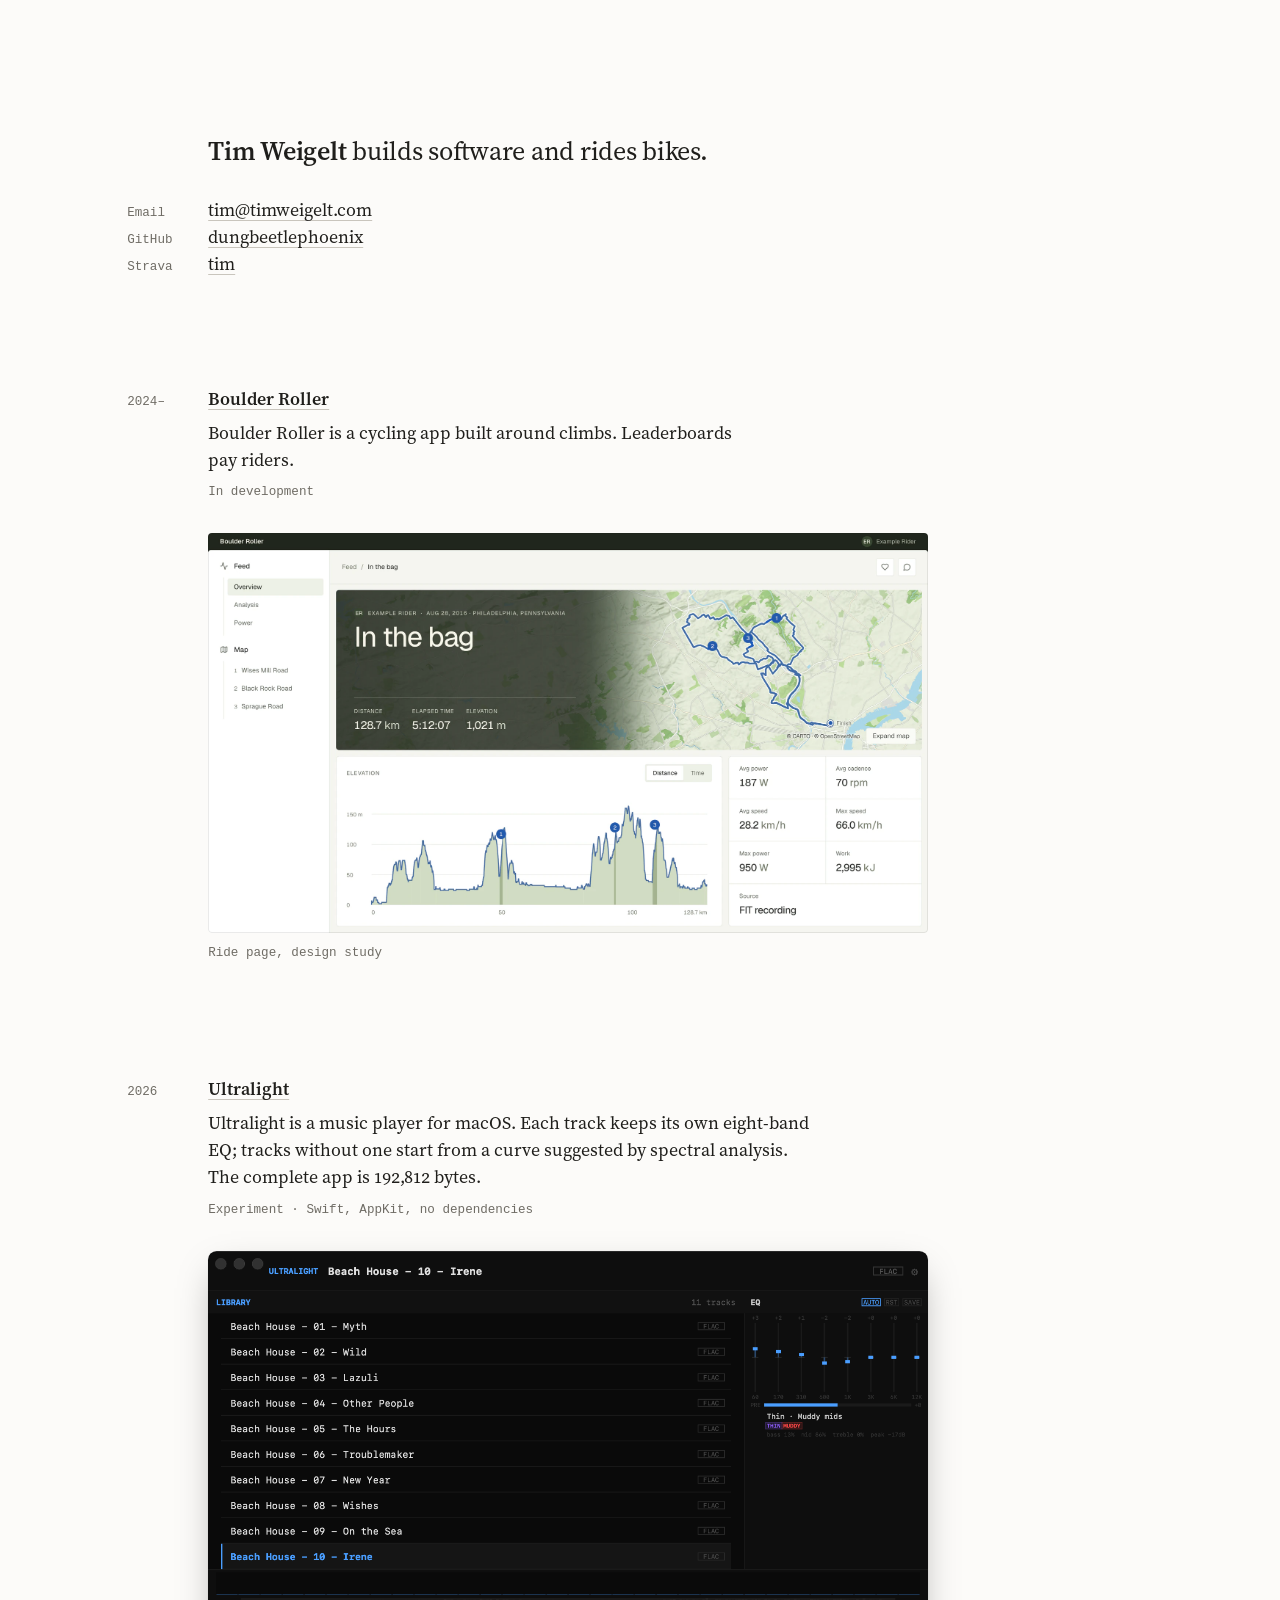
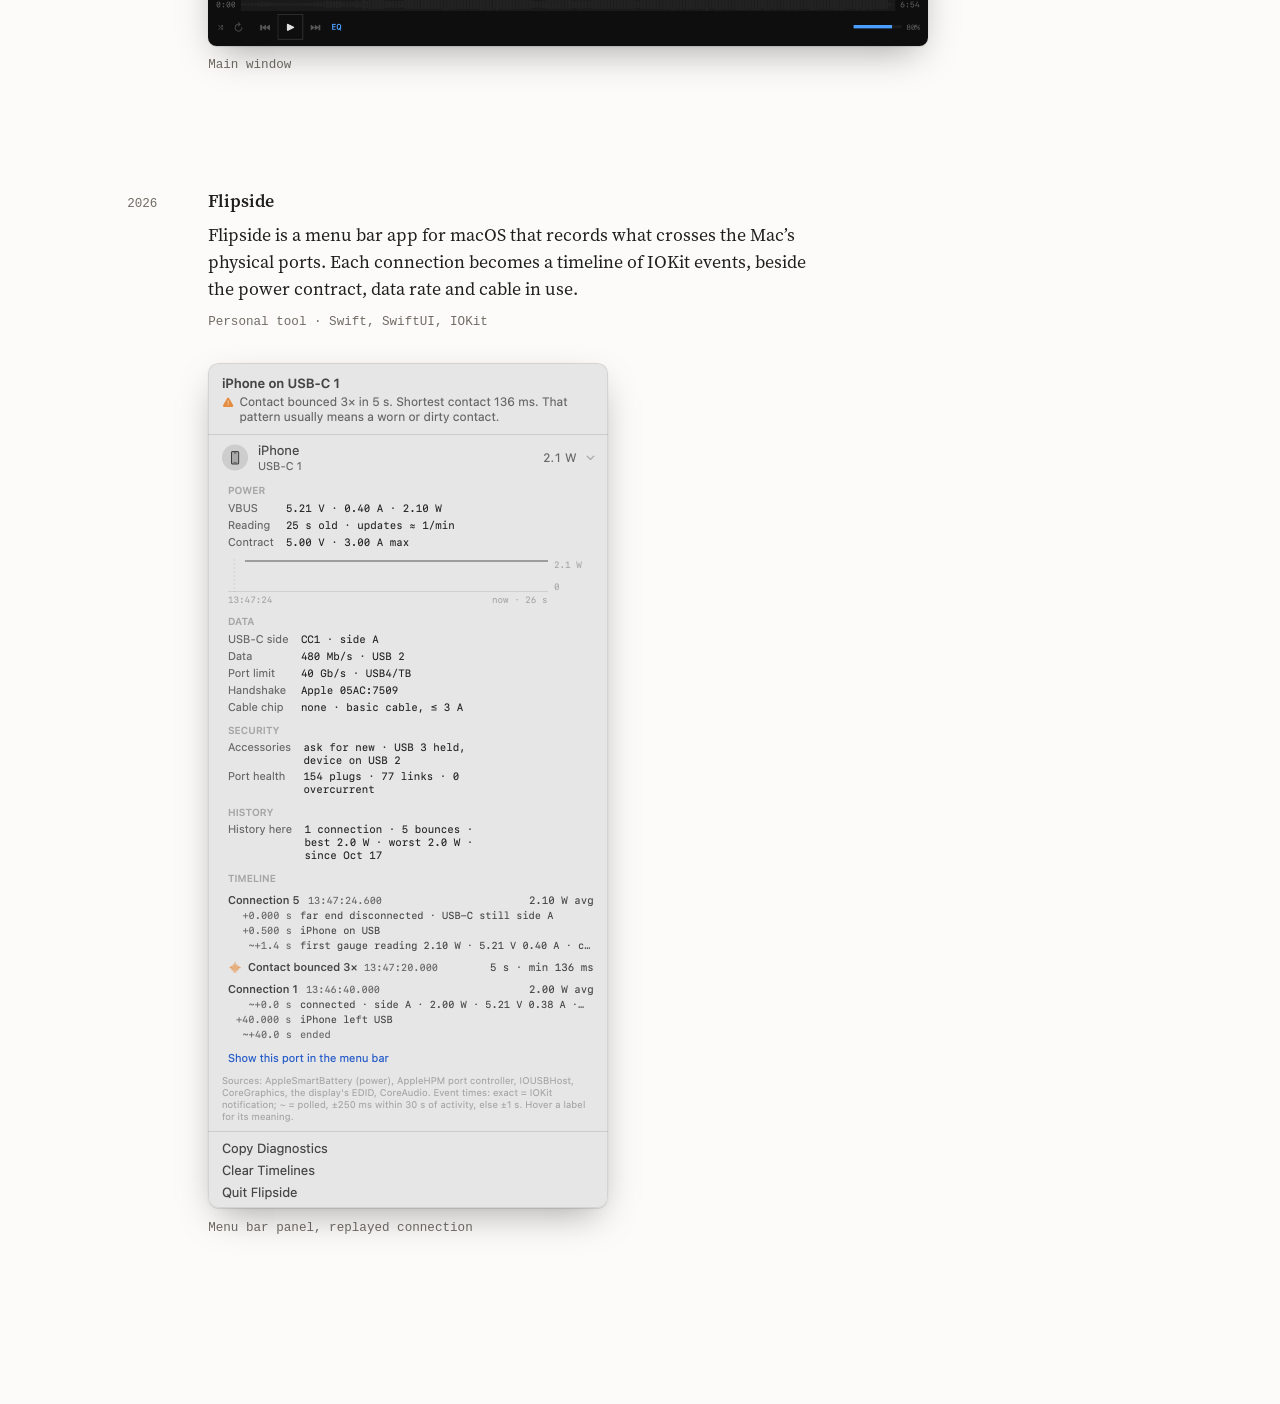
<file: index.html>
<!doctype html>
<html lang="en">
<head>
  <meta charset="utf-8">
  <meta name="viewport" content="width=device-width, initial-scale=1">
  <meta name="color-scheme" content="light dark">
  <meta name="theme-color" content="#fcfbf9" media="(prefers-color-scheme: light)">
  <meta name="theme-color" content="#151413" media="(prefers-color-scheme: dark)">
  <meta name="description" content="Tim Weigelt builds software and rides bikes. Boulder Roller is a cycling app built around climbs. Ultralight is a music player for macOS in under 200 KB. Flipside records what crosses a Mac’s ports.">
  <meta name="author" content="Tim Weigelt">
  <title>timweigelt.com</title>
  <link rel="preload" href="/assets/source-serif-regular.woff2" as="font" type="font/woff2" crossorigin>
  <link rel="preload" href="/assets/source-serif-semibold.woff2" as="font" type="font/woff2" crossorigin>
  <link rel="stylesheet" href="/style.css?v=a7c1c83f9bd0">
  <script src="/preview.js?v=a79d06b31849" defer></script>
  <link rel="icon" href="/favicon.ico" type="image/x-icon" sizes="16x16 32x32 48x48">
  <link rel="icon" href="/favicon.svg" type="image/svg+xml" sizes="any">
  <link rel="apple-touch-icon" href="/apple-touch-icon.png" sizes="180x180">
  <link rel="canonical" href="https://timweigelt.com/">
  <meta property="og:type" content="website">
  <meta property="og:site_name" content="timweigelt.com">
  <meta property="og:title" content="Tim Weigelt">
  <meta property="og:description" content="Builds software and rides bikes.">
  <meta property="og:url" content="https://timweigelt.com/">
  <meta property="og:image" content="https://timweigelt.com/assets/share.jpg">
  <meta property="og:image:type" content="image/jpeg">
  <meta property="og:image:width" content="1200">
  <meta property="og:image:height" content="630">
  <meta property="og:image:alt" content="Tim Weigelt, set over a dawn sky that fades from slate blue to warm haze.">
  <meta name="twitter:card" content="summary_large_image">
  <script type="application/ld+json">{"@context":"https://schema.org","@type":"Person","name":"Tim Weigelt","url":"https://timweigelt.com/","email":"mailto:tim@timweigelt.com","sameAs":["https://github.com/dungbeetlephoenix","https://www.strava.com/athletes/466254"]}</script>
</head>
<body>
  <main>
    <header class="intro">
      <h1><strong>Tim Weigelt</strong> builds software and rides bikes.</h1>
      <dl class="index">
        <div><dt>Email</dt><dd><a href="mailto:tim@timweigelt.com">tim@timweigelt.com</a></dd></div>
        <div><dt>GitHub</dt><dd><a href="https://github.com/dungbeetlephoenix" rel="me">dungbeetlephoenix</a></dd></div>
        <div><dt>Strava</dt><dd><a href="https://www.strava.com/athletes/466254" rel="me">tim</a></dd></div>
      </dl>
    </header>
    <section class="work" aria-label="Projects">
      <article class="project">
        <p class="year"><span class="visually-hidden">Started in </span>2024<span aria-hidden="true">–</span><span class="visually-hidden">, ongoing</span></p>
        <h2><a href="https://boulderroller.xyz/">Boulder Roller</a></h2>
        <p>Boulder Roller is a cycling app built around climbs. Leaderboards pay riders.</p>
        <p class="meta">In development</p>
        <figure class="plate">
          <button class="artifact study-artifact" type="button" popovertarget="boulder-preview" aria-label="Enlarge the Boulder Roller ride page">
            <img class="study" src="/assets/ride-v14.webp" width="1960" height="1089" fetchpriority="high" decoding="async" alt="A Boulder Roller ride page: the ride’s name, distance, time and elevation over its route map, the elevation profile with its three climbs marked, and the ride’s power, cadence and speed.">
          </button>
          <figcaption>Ride page, design study</figcaption>
        </figure>
      </article>
      <article class="project">
        <!-- The date records the public repository year, not a release date. -->
        <p class="year"><span class="visually-hidden">Repository created in </span>2026</p>
        <h2><a href="https://github.com/dungbeetlephoenix/ultralight-appkit">Ultralight</a></h2>
        <p>Ultralight is a music player for macOS. Each track keeps its own eight-band EQ; tracks without one start from a curve suggested by spectral analysis. The complete app is 192,812 bytes.</p>
        <p class="meta">Experiment · Swift, AppKit, no dependencies</p>
        <figure class="plate">
          <button class="artifact window-artifact" type="button" popovertarget="ultralight-preview" aria-label="Enlarge the Ultralight window">
            <img src="/assets/ultralight-native.webp" width="2700" height="1482" alt="Ultralight’s window: a music library, the per-track equalizer, its sound analysis, and the waveform." decoding="async">
          </button>
          <figcaption>Main window</figcaption>
        </figure>
      </article>
      <article class="project">
        <p class="year"><span class="visually-hidden">Built in </span>2026</p>
        <h2>Flipside</h2>
        <p>Flipside is a menu bar app for macOS that records what crosses the Mac’s physical ports. Each connection becomes a timeline of IOKit events, beside the power contract, data rate and cable in use.</p>
        <p class="meta">Personal tool · Swift, SwiftUI, IOKit</p>
        <figure class="plate">
          <div class="panel">
            <picture>
              <source srcset="/assets/flipside-panel-dark.webp" media="(prefers-color-scheme: dark)">
              <img src="/assets/flipside-panel.webp" width="800" height="1690" decoding="async" loading="lazy" alt="Flipside’s menu bar panel for an iPhone on USB-C 1: a warning that the contact bounced three times in five seconds, then the power reading and contract, data rate and cable, port security and health, and a timeline of the connections with the bounce between them.">
            </picture>
          </div>
          <figcaption>Menu bar panel, replayed connection</figcaption>
        </figure>
      </article>
    </section>
  </main>
  <div class="detail-preview study-preview" id="boulder-preview" popover role="dialog" aria-label="Boulder Roller ride page">
    <div class="inspection-frame">
      <img class="study" src="/assets/ride-v14.webp" width="1960" height="1089" alt="A Boulder Roller ride page: the ride’s name, distance, time and elevation over its route map, the elevation profile with its three climbs marked, and the ride’s power, cadence and speed.">
    </div>
    <div class="preview-footer">
      <button type="button" data-fit aria-label="Fit full image" title="Fit full image (0)" hidden><svg viewBox="0 0 24 24" width="20" height="20" fill="none" stroke="currentColor" stroke-width="1.5" aria-hidden="true"><path d="M4 9V4h5m6 0h5v5m0 6v5h-5m-6 0H4v-5"/></svg></button>
    </div>
    <button class="preview-close" type="button" data-close popovertarget="boulder-preview" popovertargetaction="hide" aria-label="Close preview" title="Close (Esc)" autofocus><span aria-hidden="true">×</span></button>
    <p class="visually-hidden" id="study-inspection-hint">Click to zoom. Drag or scroll to pan. Pinch to zoom. Plus and minus to zoom, arrow keys to pan, zero for the full view. Escape closes the preview.</p>
  </div>
  <div class="detail-preview window-preview" id="ultralight-preview" popover role="dialog" aria-label="Ultralight window">
    <div class="inspection-frame">
      <img src="/assets/ultralight-native.webp" width="2700" height="1482" alt="Ultralight’s window: a music library, the per-track equalizer, its sound analysis, and the waveform.">
    </div>
    <div class="preview-footer">
      <button type="button" data-fit aria-label="Fit full image" title="Fit full image (0)" hidden><svg viewBox="0 0 24 24" width="20" height="20" fill="none" stroke="currentColor" stroke-width="1.5" aria-hidden="true"><path d="M4 9V4h5m6 0h5v5m0 6v5h-5m-6 0H4v-5"/></svg></button>
    </div>
    <button class="preview-close" type="button" data-close popovertarget="ultralight-preview" popovertargetaction="hide" aria-label="Close preview" title="Close (Esc)" autofocus><span aria-hidden="true">×</span></button>
    <p class="visually-hidden" id="window-inspection-hint">Click to zoom. Drag or scroll to pan. Pinch to zoom. Plus and minus to zoom, arrow keys to pan, zero for the full view. Escape closes the preview.</p>
  </div>
</body>
</html>
</file>
<file: style.css>
@font-face {
  font-family: "Source Serif";
  src: url("/assets/source-serif-regular.woff2") format("woff2");
  font-style: normal;
  font-weight: 400;
  font-display: swap;
}
@font-face {
  font-family: "Source Serif";
  src: url("/assets/source-serif-semibold.woff2") format("woff2");
  font-style: normal;
  font-weight: 600;
  font-display: swap;
}
/* Until Source Serif arrives, Georgia stands in, scaled to the same widths
   and line metrics so text does not rewrap when the web font loads. */
@font-face {
  font-family: "Source Serif Fallback";
  src: local("Georgia");
  font-weight: 400;
  size-adjust: 101.23%;
  ascent-override: 102.35%;
  descent-override: 33.09%;
  line-gap-override: 0%;
}
@font-face {
  font-family: "Source Serif Fallback";
  src: local("Georgia Bold"), local("Georgia-Bold");
  font-weight: 600;
  size-adjust: 88.48%;
  ascent-override: 117.09%;
  descent-override: 37.86%;
  line-gap-override: 0%;
}
:root {
  color-scheme: light dark;
  --paper: #fcfbf9;
  --ink: #1f1e1b;
  --ink-2: #4f4d48;
  --muted: #6f6c65;
  --rule: #c9c5bd;
  --edge: rgb(31 30 27 / 0.09);
  --edge-hover: rgb(31 30 27 / 0.2);
  --focus: #2f5a82;
  --select: #d6e0ea;
  --serif: "Source Serif", "Source Serif Fallback", Charter, "Bitstream Charter", Georgia, serif;
  /* Menlo first, so Safari matches Chrome; Windows falls back to Consolas. */
  --mono: Menlo, Consolas, ui-monospace, monospace;
  /* Vertical rhythm: every gap is a whole, half or quarter line. */
  --lh: 1.5rem;
  --half: 0.75rem;
  --quarter: 0.375rem;
  --measure: 34rem;
  --plate: 40rem;
  --hang: 4.5rem;
  --gutter: clamp(1.25rem, 6vw, 1.5rem);
}
@media (prefers-color-scheme: dark) {
  :root {
    --paper: #151413;
    --ink: #e4e1da;
    --ink-2: #b8b4ab;
    --muted: #8f8b83;
    --rule: #4a4743;
    --edge: rgb(228 225 218 / 0.1);
    --edge-hover: rgb(228 225 218 / 0.24);
    --focus: #a3bcd6;
    --select: #33414f;
  }
  body {
    -webkit-font-smoothing: antialiased;
    -moz-osx-font-smoothing: grayscale;
  }
  /* The Boulder Roller study is a light interface; take the glare off it at night. */
  img.study { filter: brightness(0.84) contrast(1.04); }
}
*, *::before, *::after { box-sizing: border-box; }
html {
  font-size: 106.25%;
  background: var(--paper);
  scrollbar-gutter: stable;
  -webkit-text-size-adjust: 100%;
  text-size-adjust: 100%;
}
body {
  margin: 0;
  background: var(--paper);
  color: var(--ink);
  font-family: var(--serif);
  font-size: 1rem;
  line-height: var(--lh);
  font-kerning: normal;
}
::selection { background: var(--select); color: var(--ink); }
main {
  box-sizing: content-box;
  max-width: var(--plate);
  padding: calc(var(--lh) * 3) var(--gutter) calc(var(--lh) * 4);
  padding-left: max(var(--gutter), (100% - var(--plate)) * 0.382);
}
h1, h2, p, dl, dd, figure { margin: 0; }
/* One text size; weight and space carry the hierarchy. */
/* The page opens on a sentence; the name is its bold subject. */
h1 {
  font-size: 1.45rem;
  font-weight: 400;
  line-height: calc(var(--quarter) * 5);
  letter-spacing: -0.01em;
  text-wrap: balance;
}
h1 strong { font-weight: 600; }
h2 {
  font-size: 1rem;
  font-weight: 600;
  line-height: var(--lh);
}
.intro { max-width: var(--measure); }
.dek {
  margin-top: var(--half);
  color: var(--ink-2);
  text-wrap: pretty;
}
.year, .meta, figcaption, .index dt {
  font-family: var(--mono);
  font-size: 0.7rem;
  line-height: var(--lh);
  color: var(--muted);
  font-variant-numeric: tabular-nums;
}
.index { margin-top: var(--lh); }
.index dt { line-height: 1rem; }
.index > div {
  display: grid;
  grid-template-columns: var(--hang) minmax(0, 1fr);
  align-items: baseline;
}
@media (pointer: coarse) {
  .index > div + div { margin-top: calc(var(--half) + var(--quarter)); }
}
.work { margin-top: calc(var(--lh) * 3); }
.project + .project { margin-top: calc(var(--lh) * 3); }
.project > :not(.plate) { max-width: var(--measure); }
.project > p:not(.year) { text-wrap: pretty; }
.dek, .project > p:not(.year):not(.meta) { font-variant-numeric: oldstyle-nums proportional-nums; }
.project h2 + p { margin-top: var(--quarter); }
.project .meta { margin-top: var(--quarter); }
.plate { margin-top: var(--lh); }
figcaption { margin-top: var(--quarter); }
.artifact {
  --image-ratio: 5 / 3;
  position: relative;
  display: block;
  width: 100%;
  padding: 0;
  border: 0;
  background: none;
  border-radius: 4px;
  overflow: hidden;
  cursor: zoom-in;
  aspect-ratio: var(--image-ratio);
}
/* Flipside's panel is shown at its real size: a 400 pt menu bar panel, 2x pixels,
   captured from a real window, so it gets the same shadow as Ultralight's window. */
.panel {
  position: relative;
  width: min(100%, 400px);
  border-radius: 10px;
  overflow: hidden;
  box-shadow: 0 0.5px 1px rgb(0 0 0 / 0.2), 0 14px 36px -10px rgb(0 0 0 / 0.35);
}
@media (prefers-color-scheme: dark) {
  .panel { box-shadow: 0 0 0 1px rgb(255 255 255 / 0.06), 0 14px 36px -10px rgb(0 0 0 / 0.6); }
}
.panel img { display: block; width: 100%; height: auto; }
.artifact::after, .panel::after {
  content: "";
  position: absolute;
  inset: 0;
  border-radius: inherit;
  box-shadow: inset 0 0 0 1px var(--edge);
  pointer-events: none;
  transition: box-shadow 140ms ease-out;
}
@media (hover: hover) {
  .artifact:hover::after { box-shadow: inset 0 0 0 1px var(--edge-hover); }
}
.artifact img {
  position: absolute;
  display: block;
  height: auto;
  max-width: none;
  width: 100%;
  left: 0;
  top: 0;
}
/* Ultralight is a real Mac window, so it sits on the page the way a window
   sits on the desktop. The Boulder Roller study is a page crop and stays flat. */
.window-artifact {
  --image-ratio: 450 / 247;
  border-radius: 1.2% / 2.187%;
  box-shadow: 0 0.5px 1px rgb(0 0 0 / 0.2), 0 14px 36px -10px rgb(0 0 0 / 0.35);
}
@media (prefers-color-scheme: dark) {
  .window-artifact { box-shadow: 0 0 0 1px rgb(255 255 255 / 0.06), 0 14px 36px -10px rgb(0 0 0 / 0.6); }
}
.artifact.is-source img { visibility: hidden; }
.detail-preview {
  --gallery-max: 64rem;
  --image-ratio: 1.666667;
  width: min(var(--gallery-max), calc(100% - 3rem), calc((100svh - 9rem) * var(--image-ratio)));
  max-height: none;
  margin: auto;
  padding: 0;
  border: 0;
  border-radius: 0;
  background: transparent;
  color: var(--ink);
  overflow: visible;
}
.detail-preview::backdrop {
  background: color-mix(in srgb, var(--paper) 98%, transparent);
  backdrop-filter: blur(6px);
  opacity: 1;
  transition: opacity 320ms ease;
}
@starting-style { .detail-preview:popover-open::backdrop { opacity: 0; } }
.detail-preview.is-closing::backdrop { opacity: 0; }
.inspection-frame {
  position: relative;
  aspect-ratio: var(--image-ratio);
  overflow: hidden;
  border-radius: 4px;
}
/* The enlarged view keeps the same 1px edge as the page. */
.inspection-frame::after {
  content: "";
  position: absolute;
  inset: 0;
  border-radius: inherit;
  box-shadow: inset 0 0 0 1px var(--edge);
  pointer-events: none;
}
.inspection-frame img {
  position: absolute;
  left: 50%;
  top: 50%;
  display: block;
  width: 100%;
  height: 100%;
  object-fit: contain;
  transform: translate(-50%, -50%);
  user-select: none;
  -webkit-user-drag: none;
}
.inspection-frame.is-interactive { cursor: default; touch-action: none; }
.inspection-frame.is-zoomable { cursor: zoom-in; }
.inspection-frame.is-zoomed { cursor: grab; }
.inspection-frame.is-dragging { cursor: grabbing; }
.has-preview { overflow: hidden; }
.image-flight {
  position: fixed;
  z-index: 2;
  overflow: hidden;
  border-radius: 4px;
  pointer-events: none;
}
.image-flight img { position: absolute; display: block; max-width: none; }
.is-transitioning .inspection-frame { visibility: hidden; }
.study-artifact { --image-ratio: 1960 / 1089; }
.study-preview { --gallery-max: 980px; --image-ratio: 1.799816; }
.window-preview { --image-ratio: 1.821862; }
.window-preview .inspection-frame { border-radius: 1.2% / 2.187%; }
.is-transitioning .preview-footer, .is-closing .preview-close { opacity: 0; }
[hidden] { display: none !important; }
.preview-footer {
  display: flex;
  align-items: center;
  justify-content: flex-end;
  min-height: 44px;
  transition: opacity 180ms ease;
}
.preview-footer button, .preview-close {
  display: inline-flex;
  align-items: center;
  min-height: 44px;
  justify-content: center;
  padding: 0;
  border: 0;
  background: none;
  color: var(--muted);
  font: inherit;
  cursor: pointer;
}
.preview-footer button { width: 44px; }
.preview-close {
  position: absolute;
  top: -44px;
  right: -12px;
  width: 44px;
  font-family: system-ui, sans-serif;
  font-size: 1.5rem;
  font-weight: 300;
  transition: opacity 180ms ease;
}
.preview-close:hover, .preview-footer button:hover { color: var(--ink); }
.visually-hidden {
  position: absolute;
  width: 1px;
  height: 1px;
  padding: 0;
  margin: -1px;
  overflow: hidden;
  clip-path: inset(50%);
  white-space: nowrap;
  border: 0;
}
a {
  color: inherit;
  text-decoration-line: underline;
  text-decoration-color: var(--rule);
  text-decoration-thickness: max(1px, 0.06em);
  text-underline-offset: 0.22em;
  text-decoration-skip-ink: auto;
  -webkit-tap-highlight-color: var(--select);
  transition: text-decoration-color 140ms ease-out;
}
@media (hover: hover) {
  a:hover { text-decoration-color: currentColor; }
}
a:active {
  background-color: var(--select);
  border-radius: 2px;
  text-decoration-color: currentColor;
  transition: none;
}
a:focus-visible, button:focus-visible, .inspection-frame:focus-visible {
  outline: 2px solid var(--focus);
  outline-offset: 0.2em;
  text-decoration-color: currentColor;
  transition: none;
}
a:focus-visible { border-radius: 2px; }
@media (pointer: coarse) {
  .index a, .project h2 a { position: relative; }
  .index a::after, .project h2 a::after {
    content: "";
    position: absolute;
    inset: auto -0.3em;
    top: 50%;
    height: max(44px, calc(100% + 0.8em));
    transform: translateY(-50%);
  }
}
@media (min-width: 52em) {
  html { font-size: 112.5%; }
  main {
    padding-top: calc(var(--lh) * 5);
    padding-bottom: calc(var(--lh) * 6);
    padding-left: max(var(--gutter) + var(--hang), (100% - var(--plate)) * 0.382);
  }
  .work, .project + .project { margin-top: calc(var(--lh) * 4); }
  /* Labels and years hang in the left margin; the text column stays clean. */
  .index > div { margin-left: calc(var(--hang) * -1); }
  .project {
    display: grid;
    grid-template-columns: var(--hang) minmax(0, 1fr);
    align-items: baseline;
    margin-left: calc(var(--hang) * -1);
  }
  .project > * { grid-column: 2; }
  .project > .year { grid-column: 1; grid-row: 1; line-height: 1rem; }
}
/* Readers who ask for more contrast get ink for every grey. */
@media (prefers-contrast: more) {
  :root { --ink-2: var(--ink); --muted: var(--ink); --rule: var(--ink); --edge: var(--ink); --edge-hover: var(--ink); }
}
@media print {
  main { max-width: none; padding: 0; }
  .work { margin-top: calc(var(--lh) * 2); }
  .project + .project { margin-top: 0; break-before: page; }
  .plate { break-inside: avoid; }
  .window-artifact, .panel { box-shadow: none; }
}
/* Large monitors at 1x: one step up so the page doesn't shrink into a corner. */
@media (min-width: 120em) {
  html { font-size: 125%; }
}
@media (prefers-reduced-motion: reduce) {
  a, .artifact::after, .preview-footer, .preview-close, .detail-preview::backdrop { transition: none; }
}
</file>
